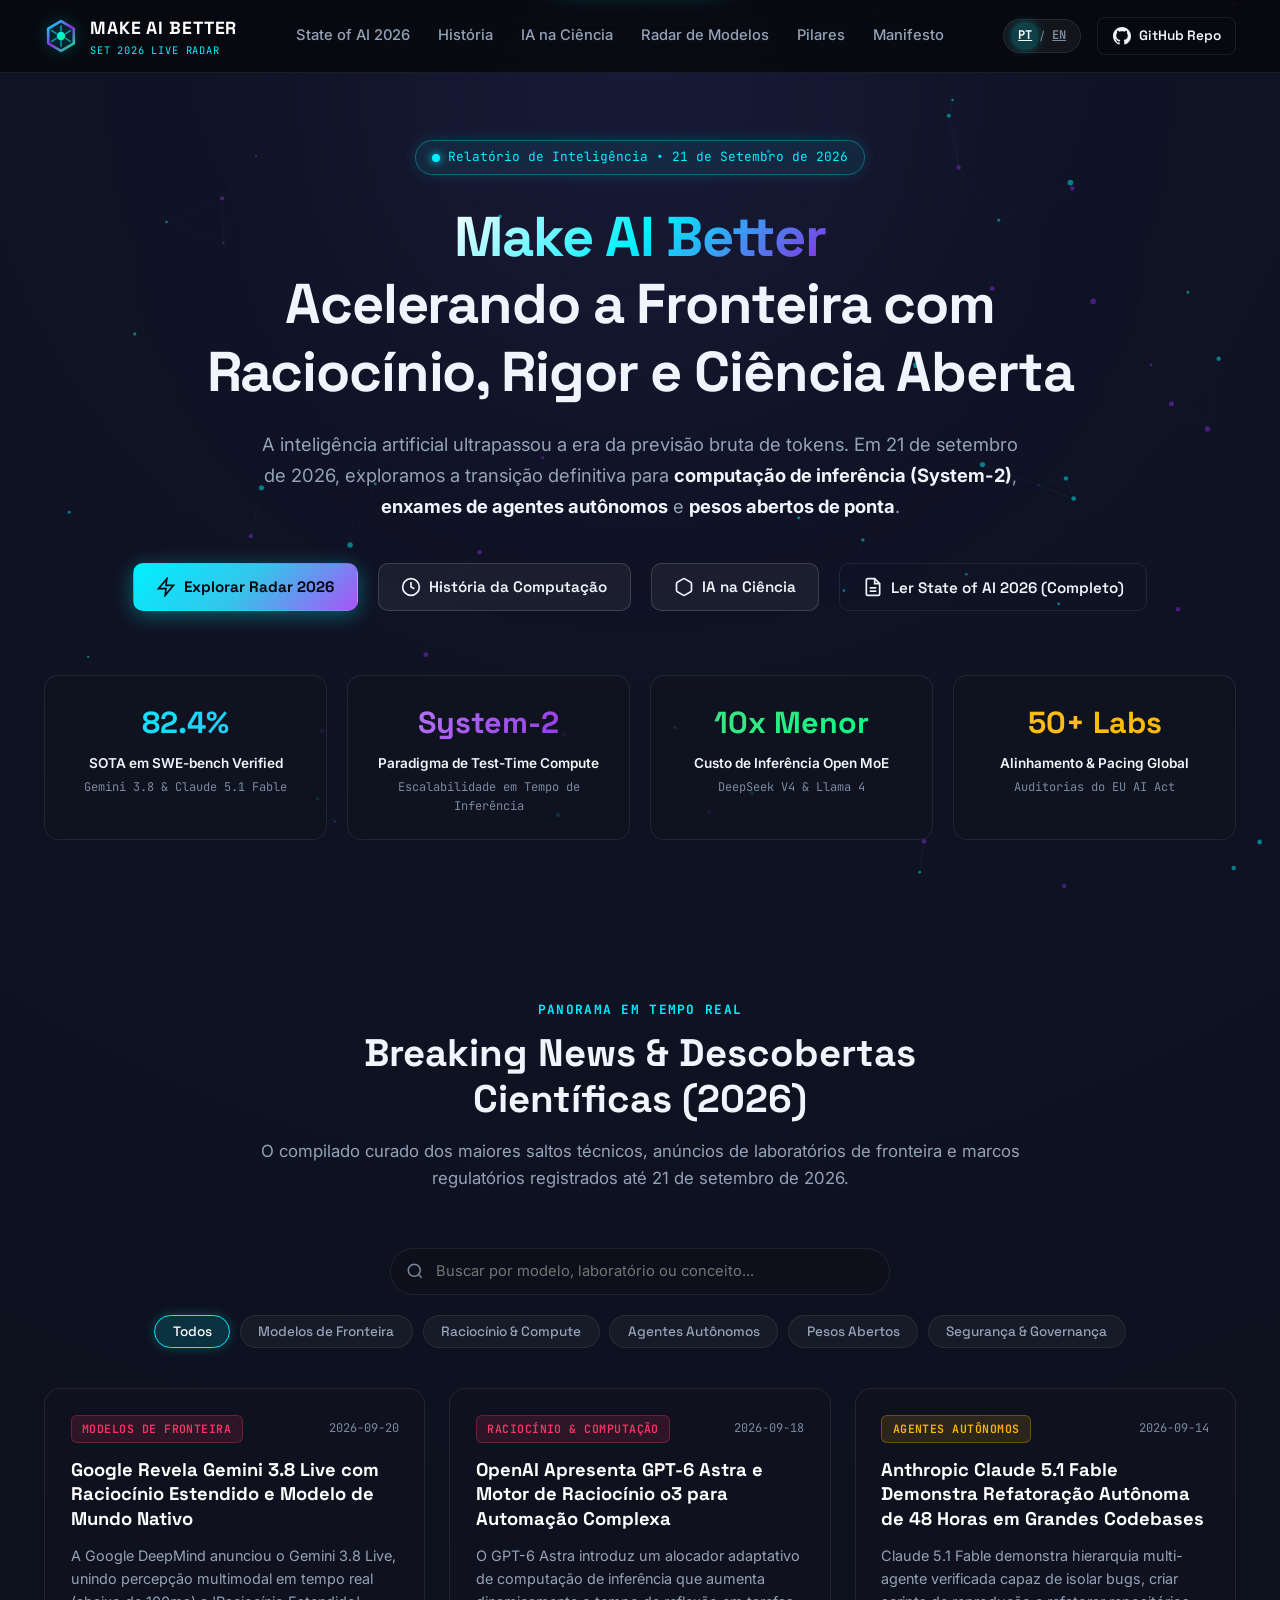
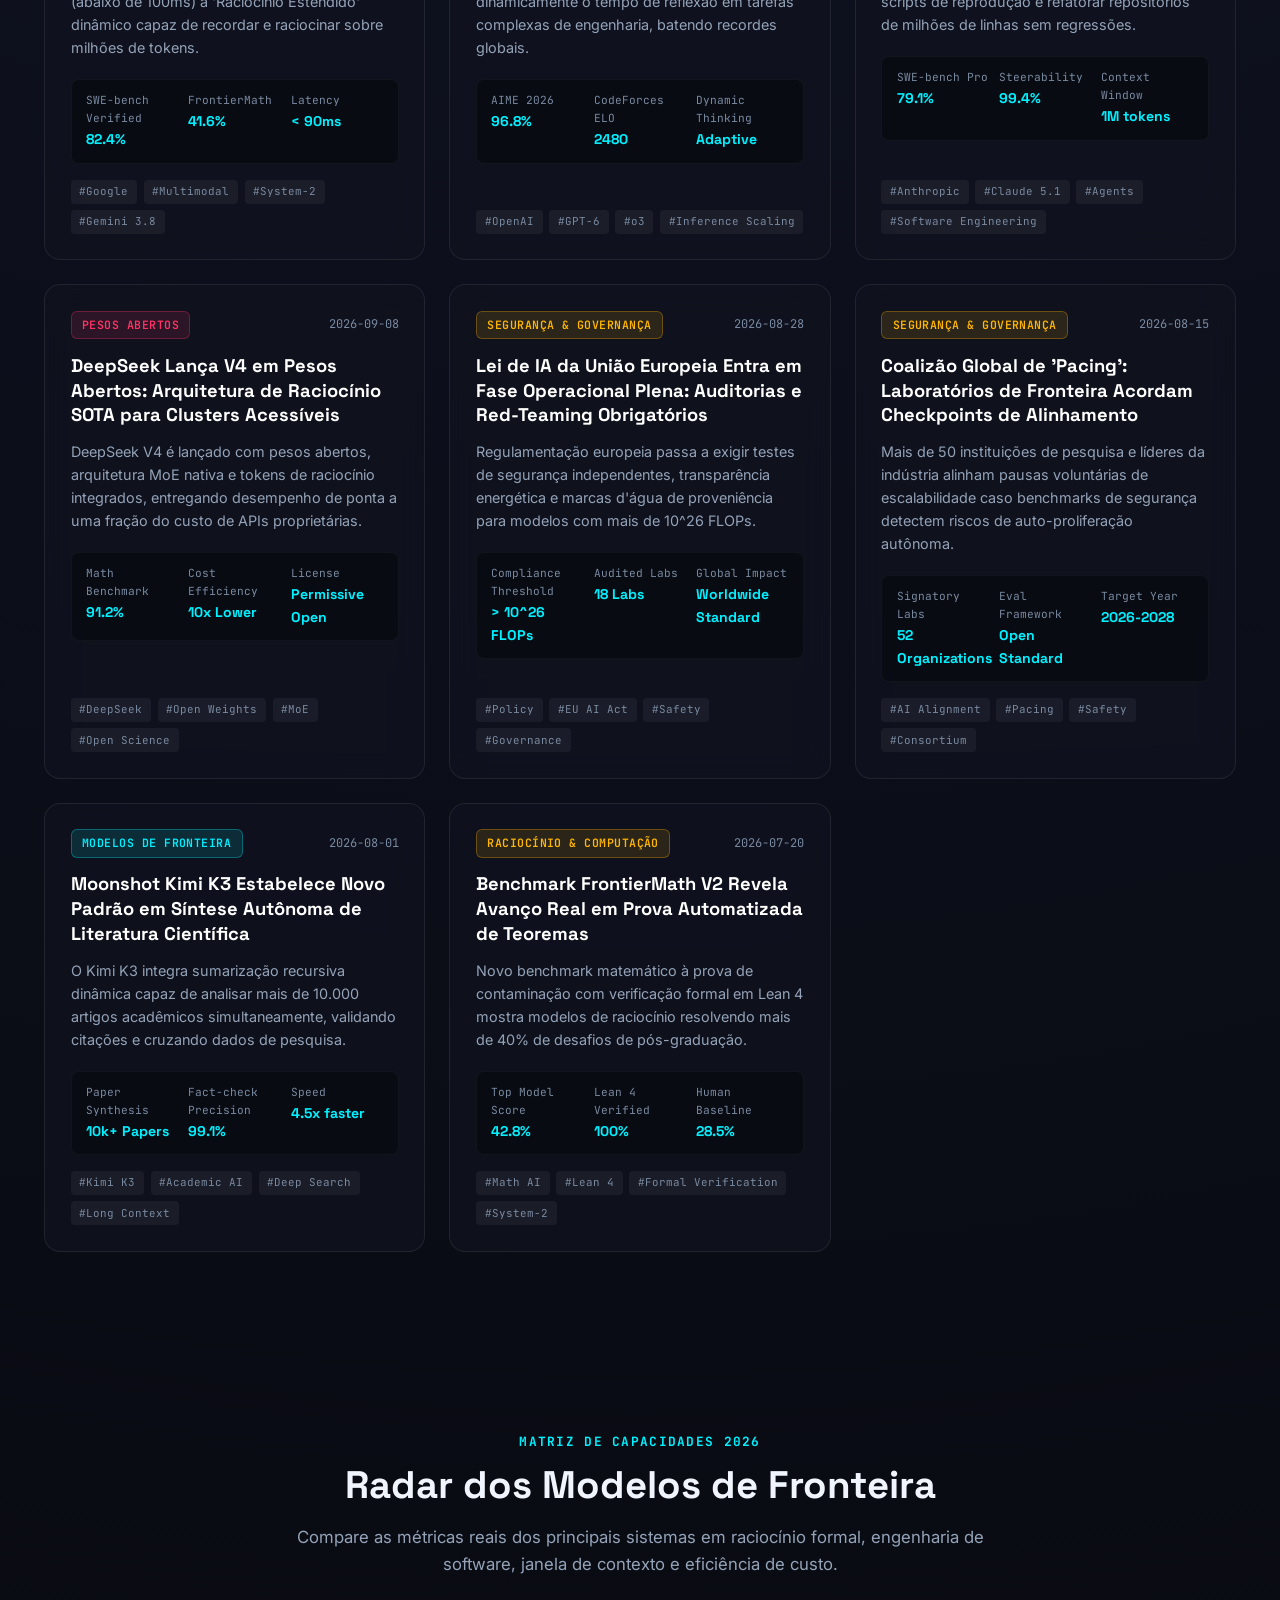
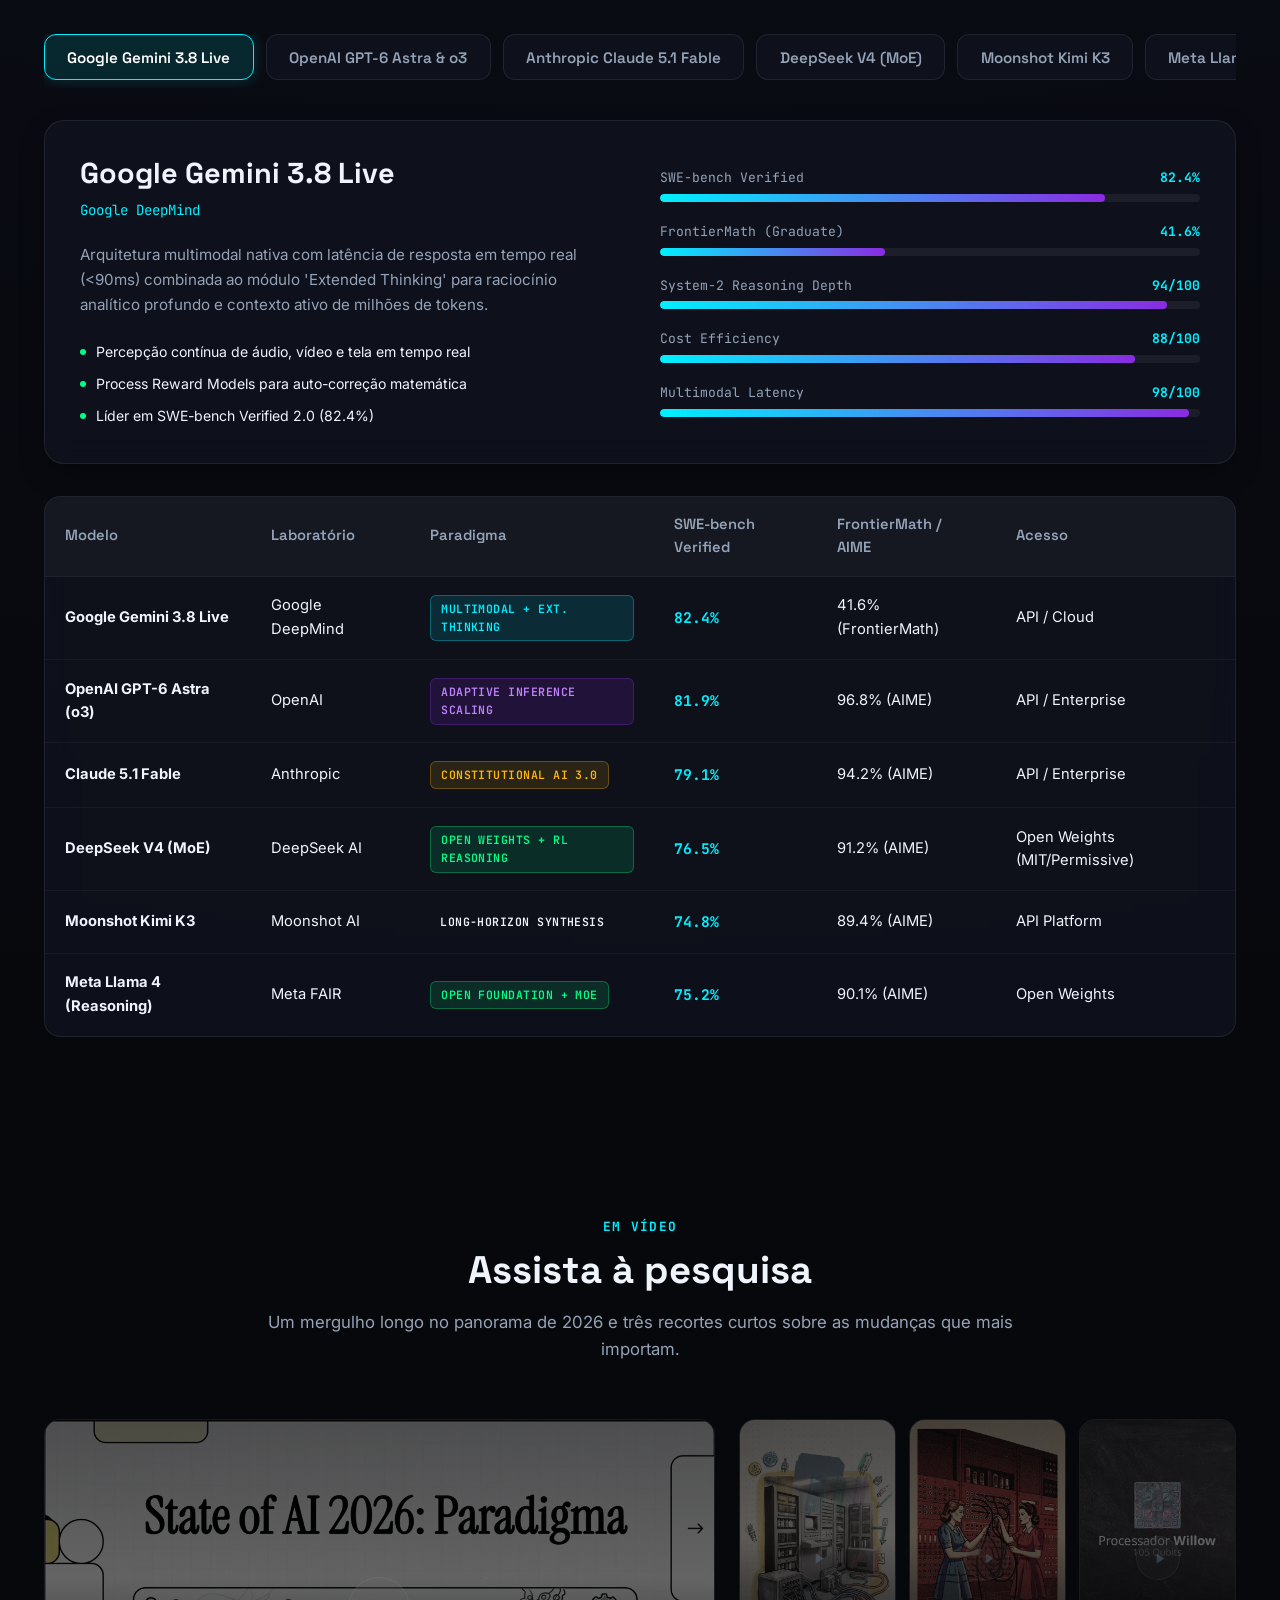
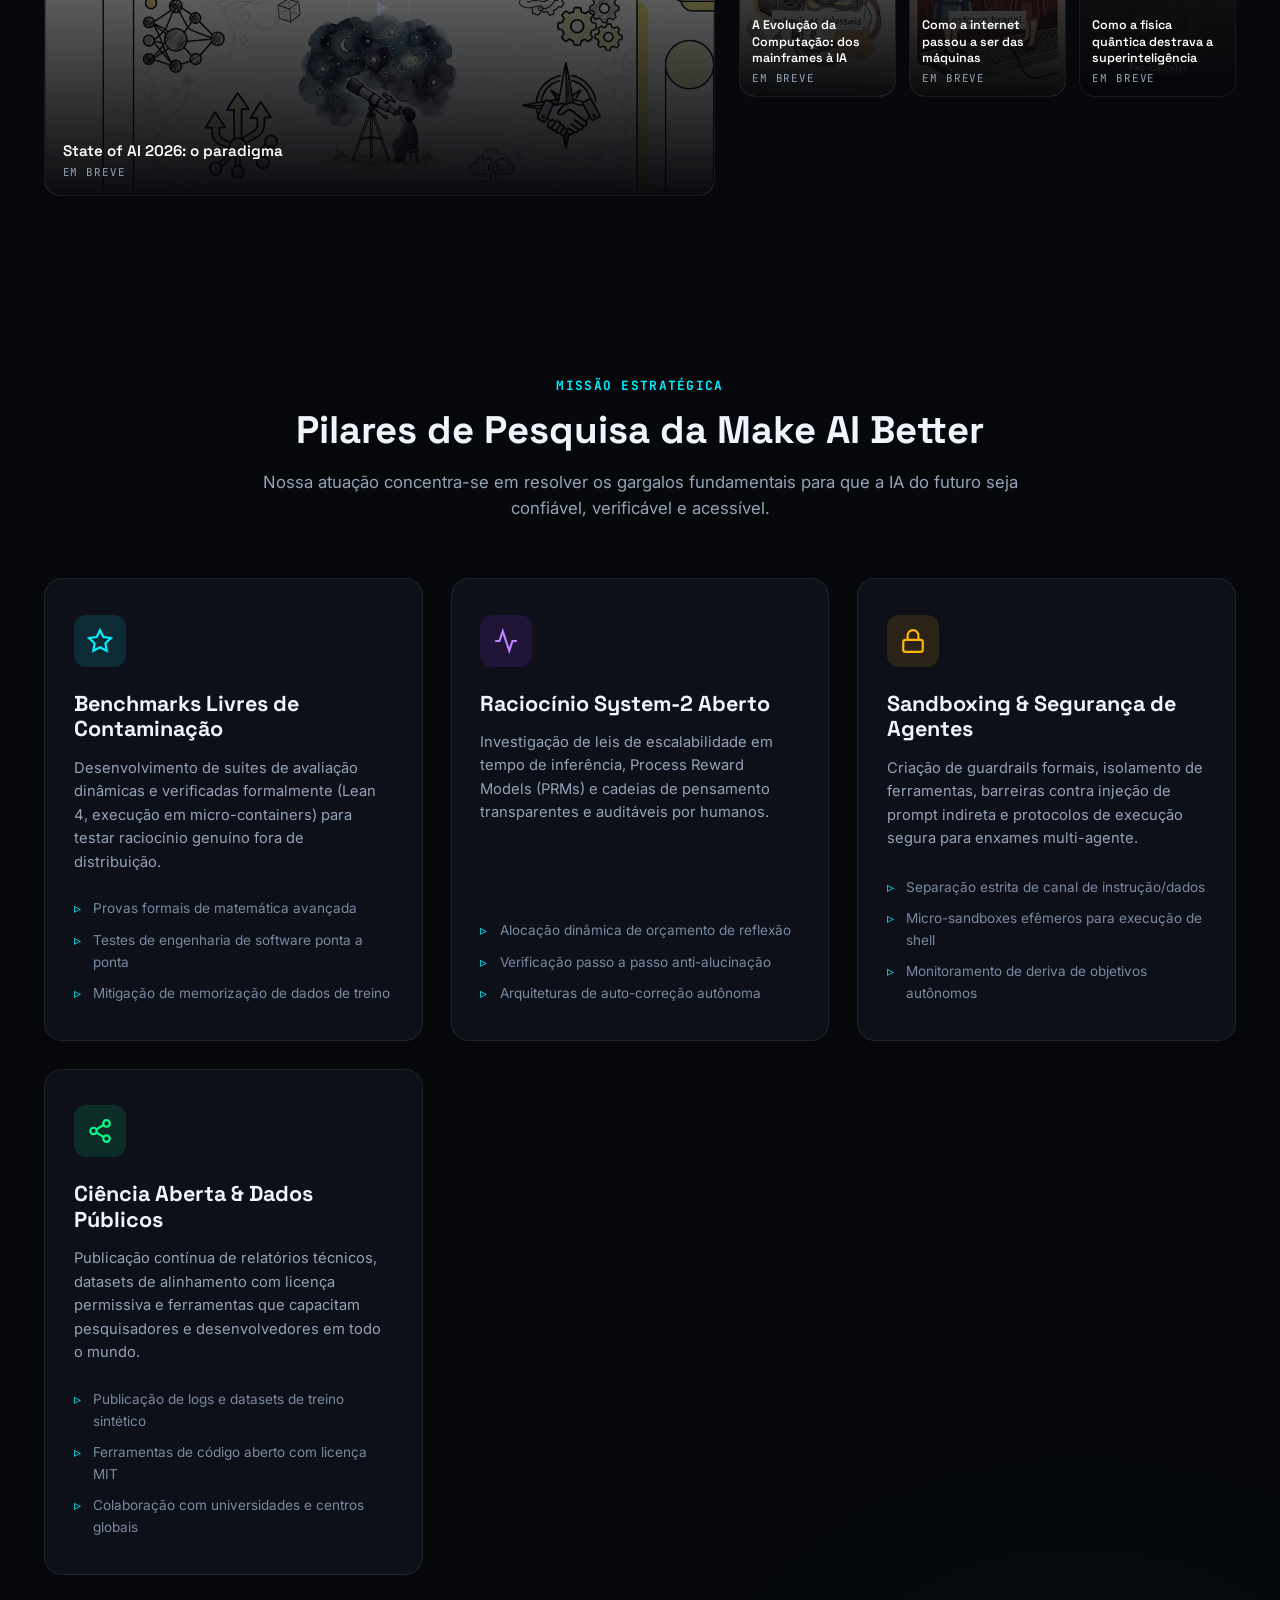
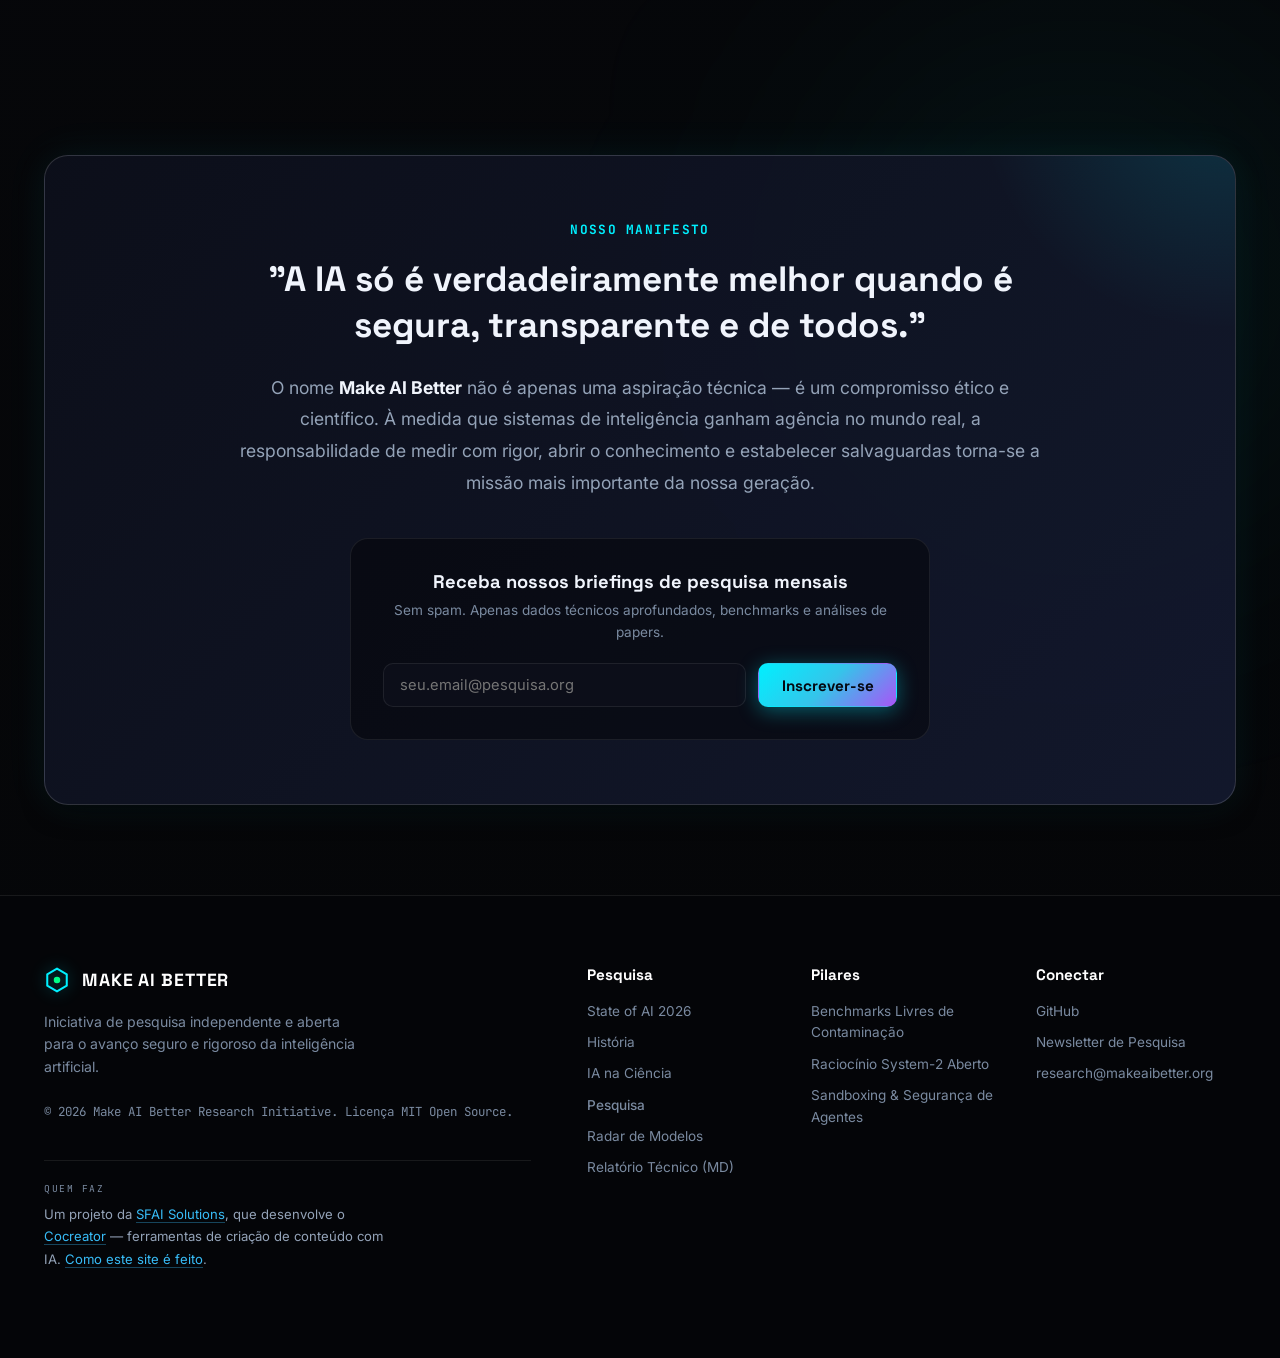
<file: index.html>
<!DOCTYPE html>
<html lang="pt-BR" data-theme="dark">
<head>
  <meta charset="UTF-8">
  <meta name="viewport" content="width=device-width, initial-scale=1.0">
  <title>Make AI Better — Pesquisa, Inteligência & State of AI 2026</title>
  <meta name="description" content="Instituto de pesquisa independente em IA: radar dos modelos de fronteira de 2026, avaliação contaminação-resistente e raciocínio inspecionável.">
  <meta name="keywords" content="Make AI Better, AI Research 2026, State of AI 2026, System-2 Reasoning, Autonomous Agents, Gemini 3.8, GPT-6, Claude 5.1, DeepSeek V4">
  
  <!-- Open Graph / Meta -->
  <meta property="og:type" content="website">
  <meta property="og:title" content="Make AI Better — State of AI 2026 & Open Research">
  <meta property="og:description" content="Panorama completo do estado da arte de IA em 21 de setembro de 2026. Breaking news, benchmarks e arquiteturas de raciocínio.">
  <link rel="canonical" href="https://makeaibetter.com/">
  <link rel="alternate" hreflang="pt-BR" href="https://makeaibetter.com/">
  <link rel="alternate" hreflang="en" href="https://makeaibetter.com/en/">
  <link rel="alternate" hreflang="x-default" href="https://makeaibetter.com/">

  <!-- Open Graph / cartão de compartilhamento -->
  <meta property="og:type" content="website">
  <meta property="og:site_name" content="Make AI Better">
  <meta property="og:title" content="Make AI Better — Panorama da IA em 2026">
  <meta property="og:description" content="Radar interativo dos modelos de fronteira, pesquisa aberta em avaliação contaminação-resistente, raciocínio inspecionável e sandboxing de agentes.">
  <meta property="og:image" content="https://makeaibetter.com/assets/og/home.webp">
  <meta property="og:image:width" content="1200">
  <meta property="og:image:height" content="630">
  <meta property="og:url" content="https://makeaibetter.com/">
  <meta name="twitter:card" content="summary_large_image">

  
  <!-- Fonts -->
  <link rel="preconnect" href="https://fonts.googleapis.com">
  <link rel="preconnect" href="https://fonts.gstatic.com" crossorigin>
  <link href="https://fonts.googleapis.com/css2?family=Inter:wght@300;400;500;600;700&family=JetBrains+Mono:wght@400;500;700&family=Space+Grotesk:wght@400;500;600;700;800&display=swap" rel="stylesheet">
  
  <link rel="stylesheet" href="styles/main.css">

  <script type="application/ld+json">
  {
    "@context": "https://schema.org",
    "@graph": [
      {
        "@type": "Organization",
        "@id": "https://makeaibetter.com/#org",
        "name": "Make AI Better",
        "url": "https://makeaibetter.com/",
        "description": "Iniciativa de pesquisa independente dedicada a avaliação contaminação-resistente, raciocínio inspecionável e sandboxing de agentes autônomos.",
        "sameAs": [
          "https://github.com/s1d40/makeaibetter"
        ]
      },
      {
        "@type": "WebSite",
        "@id": "https://makeaibetter.com/#site",
        "url": "https://makeaibetter.com/",
        "name": "Make AI Better",
        "inLanguage": [
          "pt-BR",
          "en"
        ],
        "publisher": {
          "@id": "https://makeaibetter.com/#org"
        }
      },
      {
        "@type": "WebPage",
        "@id": "https://makeaibetter.com/#webpage",
        "url": "https://makeaibetter.com/",
        "name": "Make AI Better — Panorama da IA em 2026",
        "isPartOf": {
          "@id": "https://makeaibetter.com/#site"
        },
        "about": {
          "@id": "https://makeaibetter.com/#org"
        },
        "inLanguage": "pt-BR"
      }
    ]
  }
  </script>
</head>
<body>
  <a class="skip-link" href="#hero">Ir para o conteúdo</a>

  <!-- Background Animated Canvas -->
  <canvas id="neural-canvas"></canvas>

  <!-- Ambient Glow Gradients -->
  <div class="ambient-glow glow-top"></div>
  <div class="ambient-glow glow-bottom"></div>

  <!-- Main Navigation -->
  <header class="navbar" id="navbar">
    <div class="nav-container">
      <a href="#hero" class="brand-logo" id="brand-logo">
        <div class="logo-icon">
          <svg viewBox="0 0 32 32" fill="none" xmlns="http://www.w3.org/2000/svg">
            <path d="M16 2L28 9V23L16 30L4 23V9L16 2Z" stroke="url(#logo-grad)" stroke-width="2.5" stroke-linejoin="round"/>
            <circle cx="16" cy="16" r="4" fill="url(#logo-grad-circle)"/>
            <path d="M16 6V12M16 20V26M6.5 10.5L12 14M20 18L25.5 21.5M25.5 10.5L20 14M12 18L6.5 21.5" stroke="rgba(0,240,255,0.6)" stroke-width="1.5"/>
            <defs>
              <linearGradient id="logo-grad" x1="4" y1="2" x2="28" y2="30" gradientUnits="userSpaceOnUse">
                <stop stop-color="#00f0ff"/>
                <stop offset="0.5" stop-color="#8a2be2"/>
                <stop offset="1" stop-color="#00ff88"/>
              </linearGradient>
              <linearGradient id="logo-grad-circle" x1="12" y1="12" x2="20" y2="20" gradientUnits="userSpaceOnUse">
                <stop stop-color="#00f0ff"/>
                <stop offset="1" stop-color="#00ff88"/>
              </linearGradient>
            </defs>
          </svg>
        </div>
        <div class="brand-text">
          <span class="brand-name">MAKE AI BETTER</span>
          <span class="brand-badge" id="nav-date-badge">Set 2026 Live Radar</span>
        </div>
      </a>

      <nav class="nav-links" id="nav-menu">
        <a href="#state-of-ai" class="nav-link" data-i18n="nav_state_of_ai">State of AI 2026</a>
        <a href="history.html" class="nav-link" data-i18n="nav_history">História</a>
        <a href="science.html" class="nav-link" data-i18n="nav_science">IA na Ciência</a>
        <a href="#benchmarks" class="nav-link" data-i18n="nav_benchmarks">Radar de Modelos</a>
        <a href="#pillars" class="nav-link" data-i18n="nav_pillars">Pilares</a>
        <a href="#manifesto" class="nav-link" data-i18n="nav_manifesto">Manifesto</a>
      </nav>

      <div class="nav-actions">
        <!-- Language Switcher -->
        <div class="lang-switch-container">
          <a class="lang-btn active" id="btn-lang-pt" href="/" hreflang="pt-BR" lang="pt-BR" aria-current="true">PT</a>
          <span class="lang-divider" aria-hidden="true">/</span>
          <a class="lang-btn" id="btn-lang-en" href="/en/" hreflang="en" lang="en">EN</a>
        </div>

        <a href="https://github.com/s1d40/makeaibetter" target="_blank" rel="noopener" class="btn btn-outline nav-cta" id="github-header-btn">
          <svg width="18" height="18" viewBox="0 0 24 24" fill="currentColor">
            <path d="M12 0C5.37 0 0 5.37 0 12c0 5.31 3.435 9.795 8.205 11.385.6.105.825-.255.825-.57 0-.285-.015-1.23-.015-2.235-3.015.555-3.795-.735-4.035-1.41-.135-.345-.72-1.41-1.23-1.695-.42-.225-1.02-.78-.015-.795.945-.015 1.62.87 1.845 1.23 1.08 1.815 2.805 1.305 3.495.99.105-.78.42-1.305.765-1.605-2.67-.3-5.46-1.335-5.46-5.925 0-1.305.465-2.385 1.23-3.225-.12-.3-.54-1.53.12-3.18 0 0 1.005-.315 3.3 1.23.96-.27 1.98-.405 3-.405s2.04.135 3 .405c2.295-1.56 3.3-1.23 3.3-1.23.66 1.65.24 2.88.12 3.18.765.84 1.23 1.905 1.23 3.225 0 4.605-2.805 5.625-5.475 5.925.435.375.81 1.095.81 2.22 0 1.605-.015 2.895-.015 3.3 0 .315.225.69.825.57A12.02 12.02 0 0024 12c0-6.63-5.37-12-12-12z"/>
          </svg>
          <span data-i18n="github_repo_btn">GitHub Repo</span>
        </a>
      </div>
    </div>
  </header>

  <!-- Hero Section -->
  <section class="hero-section" id="hero" tabindex="-1">
    <div class="container hero-content">
      <div class="hero-badge animate-fade-in">
        <span class="pulse-dot"></span>
        <span data-i18n="hero_status">Relatório de Inteligência • Setembro de 2026</span>
      </div>

      <h1 class="hero-title animate-fade-up">
        <span class="gradient-text">Make AI Better</span><br>
        <span data-i18n="hero_headline_sub">Acelerando a Fronteira com Raciocínio, Rigor e Ciência Aberta</span>
      </h1>

      <p class="hero-subtitle animate-fade-up delay-1" data-i18n="hero_subtitle">
        A inteligência artificial ultrapassou a era da previsão bruta de tokens. Em 21 de setembro de 2026, exploramos a transição definitiva para <strong data-i18n="hero_kw_inference">computação de inferência (System-2)</strong>, <strong data-i18n="hero_kw_swarms">enxames de agentes autônomos</strong> e <strong data-i18n="hero_kw_open">pesos abertos de ponta</strong>.
      </p>

      <div class="hero-buttons animate-fade-up delay-2">
        <a href="#state-of-ai" class="btn btn-primary glow-button" id="btn-explore-radar">
          <svg width="20" height="20" viewBox="0 0 24 24" fill="none" stroke="currentColor" stroke-width="2">
            <path d="M13 2L3 14h9l-1 8 10-12h-9l1-8z"/>
          </svg>
          <span data-i18n="btn_explore_radar">Explorar Radar 2026</span>
        </a>
        <a href="history.html" class="btn btn-secondary">
          <svg width="20" height="20" viewBox="0 0 24 24" fill="none" stroke="currentColor" stroke-width="2">
            <circle cx="12" cy="12" r="10"></circle>
            <polyline points="12 6 12 12 16 14"></polyline>
          </svg>
          <span data-i18n="btn_history">História da Computação</span>
        </a>
        <a href="science.html" class="btn btn-secondary">
          <svg width="20" height="20" viewBox="0 0 24 24" fill="none" stroke="currentColor" stroke-width="2">
            <path d="M21 16V8a2 2 0 0 0-1-1.73l-7-4a2 2 0 0 0-2 0l-7 4A2 2 0 0 0 3 8v8a2 2 0 0 0 1 1.73l7 4a2 2 0 0 0 2 0l7-4A2 2 0 0 0 21 16z"></path>
          </svg>
          <span data-i18n="btn_science">IA na Ciência</span>
        </a>
        <button class="btn btn-outline" onclick="openReportModal()" id="btn-open-report">
          <svg width="20" height="20" viewBox="0 0 24 24" fill="none" stroke="currentColor" stroke-width="2">
            <path d="M14 2H6a2 2 0 0 0-2 2v16a2 2 0 0 0 2 2h12a2 2 0 0 0 2-2V8z"></path>
            <polyline points="14 2 14 8 20 8"></polyline>
            <line x1="16" y1="13" x2="8" y2="13"></line>
            <line x1="16" y1="17" x2="8" y2="17"></line>
          </svg>
          <span data-i18n="btn_read_state_of_ai">State of AI 2026</span>
        </button>
      </div>

      <!-- Quick Stats Strip -->
      <div class="hero-stats-grid animate-fade-up delay-3">
        <div class="stat-card">
          <div class="stat-value gradient-cyan">82.4%</div>
          <div class="stat-label" data-i18n="stat_swe_bench">SOTA em SWE-bench Verified</div>
          <div class="stat-sub">Gemini 3.8 & Claude 5.1 Fable</div>
        </div>
        <div class="stat-card">
          <div class="stat-value gradient-purple">System-2</div>
          <div class="stat-label" data-i18n="stat_test_time">Paradigma de Test-Time Compute</div>
          <div class="stat-sub" data-i18n="stat_scaling_label">Escalabilidade em Tempo de Inferência</div>
        </div>
        <div class="stat-card">
          <div class="stat-value gradient-green" data-i18n="stat_cost_val">10x Menor</div>
          <div class="stat-label" data-i18n="stat_open_moe">Custo de Inferência Open MoE</div>
          <div class="stat-sub">DeepSeek V4 & Llama 4</div>
        </div>
        <div class="stat-card">
          <div class="stat-value gradient-amber" data-i18n="stat_labs_val">50+ Labs</div>
          <div class="stat-label" data-i18n="stat_coalition">Alinhamento & Pacing Global</div>
          <div class="stat-sub" data-i18n="stat_audit_label">Auditorias do EU AI Act</div>
        </div>
      </div>
    </div>
  </section>

  <!-- State of AI 2026: Breaking News & Research Feed -->
  <section class="section news-section" id="state-of-ai">
    <div class="container">
      <div class="section-header">
        <div class="section-tag" data-i18n="news_section_tag">PANORAMA EM TEMPO REAL</div>
        <h2 class="section-title" data-i18n="news_section_title">Breaking News & Descobertas Científicas (2026)</h2>
        <p class="section-subtitle" data-i18n="news_section_subtitle">
          O compilado curado dos maiores saltos técnicos, anúncios de laboratórios de fronteira e marcos regulatórios registrados até 21 de setembro de 2026.
        </p>
      </div>

      <!-- Search & Filters Toolbar -->
      <div class="feed-toolbar">
        <div class="search-box">
          <svg width="18" height="18" viewBox="0 0 24 24" fill="none" stroke="currentColor" stroke-width="2">
            <circle cx="11" cy="11" r="8"></circle>
            <line x1="21" y1="21" x2="16.65" y2="16.65"></line>
          </svg>
          <input type="text" id="news-search" placeholder="Buscar por modelo, laboratório ou conceito..." data-i18n-placeholder="search_placeholder" oninput="filterNews()">
        </div>

        <div class="category-pills" id="category-filters">
          <button class="pill-btn active" data-category="all" onclick="selectCategory('all')" data-i18n="filter_all">Todos</button>
          <button class="pill-btn" data-category="Frontier Models" onclick="selectCategory('Frontier Models')" data-i18n="filter_frontier">Modelos de Fronteira</button>
          <button class="pill-btn" data-category="Reasoning & Compute" onclick="selectCategory('Reasoning & Compute')" data-i18n="filter_reasoning">Raciocínio & Compute</button>
          <button class="pill-btn" data-category="Autonomous Agents" onclick="selectCategory('Autonomous Agents')" data-i18n="filter_agents">Agentes Autônomos</button>
          <button class="pill-btn" data-category="Open Weights" onclick="selectCategory('Open Weights')" data-i18n="filter_open_weights">Pesos Abertos</button>
          <button class="pill-btn" data-category="Safety & Governance" onclick="selectCategory('Safety & Governance')" data-i18n="filter_safety">Segurança & Governança</button>
        </div>
      </div>

      <!-- Cards Grid -->
      <div class="news-grid" id="news-grid">
        <!-- Rendered dynamically by app.js -->
      </div>
    </div>
  </section>

  <!-- Interactive Model Comparison & Benchmark Radar -->
  <section class="section benchmarks-section" id="benchmarks">
    <div class="container">
      <div class="section-header">
        <div class="section-tag" data-i18n="benchmark_section_tag">MATRIZ DE CAPACIDADES 2026</div>
        <h2 class="section-title" data-i18n="benchmark_section_title">Radar dos Modelos de Fronteira</h2>
        <p class="section-subtitle" data-i18n="benchmark_section_subtitle">
          Compare as métricas reais dos principais sistemas em raciocínio formal, engenharia de software, janela de contexto e eficiência de custo.
        </p>
      </div>

      <div class="benchmark-container">
        <!-- Model Selector Tabs -->
        <div class="model-selector-tabs" id="model-tabs">
          <!-- Populated by JS -->
        </div>

        <!-- Model Detailed Card Display -->
        <div class="model-showcase-card" id="model-showcase">
          <!-- Populated by JS -->
        </div>

        <!-- Comprehensive Comparison Matrix Table -->
        <div class="table-wrapper">
          <table class="benchmark-table" id="benchmark-comparison-table">
            <thead>
              <tr>
                <th data-i18n="th_model">Modelo</th>
                <th data-i18n="th_lab">Laboratório</th>
                <th data-i18n="th_paradigm">Paradigma</th>
                <th data-i18n="th_swe_bench">SWE-bench Verified</th>
                <th data-i18n="th_math">FrontierMath / AIME</th>
                <th data-i18n="th_access">Acesso</th>
              </tr>
            </thead>
            <tbody>
              <tr>
                <td class="model-cell"><strong>Google Gemini 3.8 Live</strong></td>
                <td>Google DeepMind</td>
                <td><span class="badge badge-cyan">Multimodal + Ext. Thinking</span></td>
                <td><span class="score-highlight">82.4%</span></td>
                <td>41.6% (FrontierMath)</td>
                <td>API / Cloud</td>
              </tr>
              <tr>
                <td class="model-cell"><strong>OpenAI GPT-6 Astra (o3)</strong></td>
                <td>OpenAI</td>
                <td><span class="badge badge-purple">Adaptive Inference Scaling</span></td>
                <td><span class="score-highlight">81.9%</span></td>
                <td>96.8% (AIME)</td>
                <td>API / Enterprise</td>
              </tr>
              <tr>
                <td class="model-cell"><strong>Claude 5.1 Fable</strong></td>
                <td>Anthropic</td>
                <td><span class="badge badge-amber">Constitutional AI 3.0</span></td>
                <td><span class="score-highlight">79.1%</span></td>
                <td>94.2% (AIME)</td>
                <td>API / Enterprise</td>
              </tr>
              <tr>
                <td class="model-cell"><strong>DeepSeek V4 (MoE)</strong></td>
                <td>DeepSeek AI</td>
                <td><span class="badge badge-green">Open Weights + RL Reasoning</span></td>
                <td><span class="score-highlight">76.5%</span></td>
                <td>91.2% (AIME)</td>
                <td>Open Weights (MIT/Permissive)</td>
              </tr>
              <tr>
                <td class="model-cell"><strong>Moonshot Kimi K3</strong></td>
                <td>Moonshot AI</td>
                <td><span class="badge badge-blue">Long-Horizon Synthesis</span></td>
                <td><span class="score-highlight">74.8%</span></td>
                <td>89.4% (AIME)</td>
                <td>API Platform</td>
              </tr>
              <tr>
                <td class="model-cell"><strong>Meta Llama 4 (Reasoning)</strong></td>
                <td>Meta FAIR</td>
                <td><span class="badge badge-green">Open Foundation + MoE</span></td>
                <td><span class="score-highlight">75.2%</span></td>
                <td>90.1% (AIME)</td>
                <td>Open Weights</td>
              </tr>
            </tbody>
          </table>
        </div>
      </div>
    </div>
  </section>

  <!-- Research Pillars Section -->
  <!-- Vídeos -->
  <section class="section video-section" id="videos">
    <div class="container">
      <div class="section-header">
        <div class="section-tag" data-i18n="video_section_tag">EM VÍDEO</div>
        <h2 class="section-title" data-i18n="video_section_title">Assista à pesquisa</h2>
        <p class="section-subtitle" data-i18n="video_section_subtitle">
          Um mergulho longo no panorama de 2026 e três recortes curtos sobre as mudanças que mais importam.
        </p>
      </div>

      <div class="video-layout">
        <div class="video-feature">
          <div class="yt-embed" data-video="state-of-ai"></div>
        </div>
        <div class="video-shorts">
          <div class="yt-embed" data-video="evolucao"></div>
          <div class="yt-embed" data-video="internet-maquinas"></div>
          <div class="yt-embed" data-video="quantica"></div>
        </div>
      </div>
    </div>
  </section>

  <section class="section pillars-section" id="pillars">
    <div class="container">
      <div class="section-header">
        <div class="section-tag" data-i18n="pillars_section_tag">MISSÃO ESTRATÉGICA</div>
        <h2 class="section-title" data-i18n="pillars_section_title">Pilares de Pesquisa da Make AI Better</h2>
        <p class="section-subtitle" data-i18n="pillars_section_subtitle">
          Nossa atuação concentra-se em resolver os gargalos fundamentais para que a IA do futuro seja confiável, verificável e acessível.
        </p>
      </div>

      <div class="pillars-grid">
        <!-- Pillar 1 -->
        <div class="pillar-card">
          <div class="pillar-icon-box icon-cyan">
            <svg viewBox="0 0 24 24" fill="none" stroke="currentColor" stroke-width="2">
              <polygon points="12 2 15.09 8.26 22 9.27 17 14.14 18.18 21.02 12 17.77 5.82 21.02 7 14.14 2 9.27 8.91 8.26 12 2"></polygon>
            </svg>
          </div>
          <h3 class="pillar-title" data-i18n="pillar_1_title">Benchmarks Livres de Contaminação</h3>
          <p class="pillar-desc" data-i18n="pillar_1_desc">
            Desenvolvimento de suites de avaliação dinâmicas e verificadas formalmente (Lean 4, execução em micro-containers) para testar raciocínio genuíno fora de distribuição.
          </p>
          <ul class="pillar-list">
            <li data-i18n="pillar_1_item1">Provas formais de matemática avançada</li>
            <li data-i18n="pillar_1_item2">Testes de engenharia de software ponta a ponta</li>
            <li data-i18n="pillar_1_item3">Mitigação de memorização de dados de treino</li>
          </ul>
        </div>

        <!-- Pillar 2 -->
        <div class="pillar-card">
          <div class="pillar-icon-box icon-purple">
            <svg viewBox="0 0 24 24" fill="none" stroke="currentColor" stroke-width="2">
              <path d="M22 12h-4l-3 9L9 3l-3 9H2"></path>
            </svg>
          </div>
          <h3 class="pillar-title" data-i18n="pillar_2_title">Raciocínio System-2 Aberto</h3>
          <p class="pillar-desc" data-i18n="pillar_2_desc">
            Investigação de leis de escalabilidade em tempo de inferência, Process Reward Models (PRMs) e cadeias de pensamento transparentes e auditáveis por humanos.
          </p>
          <ul class="pillar-list">
            <li data-i18n="pillar_2_item1">Alocação dinâmica de orçamento de reflexão</li>
            <li data-i18n="pillar_2_item2">Verificação passo a passo anti-alucinação</li>
            <li data-i18n="pillar_2_item3">Arquiteturas de auto-correção autônoma</li>
          </ul>
        </div>

        <!-- Pillar 3 -->
        <div class="pillar-card">
          <div class="pillar-icon-box icon-amber">
            <svg viewBox="0 0 24 24" fill="none" stroke="currentColor" stroke-width="2">
              <rect x="3" y="11" width="18" height="11" rx="2" ry="2"></rect>
              <path d="M7 11V7a5 5 0 0 1 10 0v4"></path>
            </svg>
          </div>
          <h3 class="pillar-title" data-i18n="pillar_3_title">Sandboxing & Segurança de Agentes</h3>
          <p class="pillar-desc" data-i18n="pillar_3_desc">
            Criação de guardrails formais, isolamento de ferramentas, barreiras contra injeção de prompt indireta e protocolos de execução segura para enxames multi-agente.
          </p>
          <ul class="pillar-list">
            <li data-i18n="pillar_3_item1">Separação estrita de canal de instrução/dados</li>
            <li data-i18n="pillar_3_item2">Micro-sandboxes efêmeros para execução de shell</li>
            <li data-i18n="pillar_3_item3">Monitoramento de deriva de objetivos autônomos</li>
          </ul>
        </div>

        <!-- Pillar 4 -->
        <div class="pillar-card">
          <div class="pillar-icon-box icon-green">
            <svg viewBox="0 0 24 24" fill="none" stroke="currentColor" stroke-width="2">
              <circle cx="18" cy="5" r="3"></circle>
              <circle cx="6" cy="12" r="3"></circle>
              <circle cx="18" cy="19" r="3"></circle>
              <line x1="8.59" y1="13.51" x2="15.42" y2="17.49"></line>
              <line x1="15.41" y1="6.51" x2="8.59" y2="10.49"></line>
            </svg>
          </div>
          <h3 class="pillar-title" data-i18n="pillar_4_title">Ciência Aberta & Dados Públicos</h3>
          <p class="pillar-desc" data-i18n="pillar_4_desc">
            Publicação contínua de relatórios técnicos, datasets de alinhamento com licença permissiva e ferramentas que capacitam pesquisadores e desenvolvedores em todo o mundo.
          </p>
          <ul class="pillar-list">
            <li data-i18n="pillar_4_item1">Publicação de logs e datasets de treino sintético</li>
            <li data-i18n="pillar_4_item2">Ferramentas de código aberto com licença MIT</li>
            <li data-i18n="pillar_4_item3">Colaboração com universidades e centros globais</li>
          </ul>
        </div>
      </div>
    </div>
  </section>

  <!-- Manifesto Section -->
  <section class="section manifesto-section" id="manifesto">
    <div class="container">
      <div class="manifesto-box">
        <div class="manifesto-decor"></div>
        <div class="manifesto-content">
          <div class="section-tag text-center" data-i18n="manifesto_tag">NOSSO MANIFESTO</div>
          <h2 class="manifesto-title" data-i18n="manifesto_title">"A IA só é verdadeiramente melhor quando é segura, transparente e de todos."</h2>
          <p class="manifesto-text" data-i18n="manifesto_text">
            O nome <strong>Make AI Better</strong> não é apenas uma aspiração técnica — é um compromisso ético e científico. À medida que sistemas de inteligência ganham agência no mundo real, a responsabilidade de medir com rigor, abrir o conhecimento e estabelecer salvaguardas torna-se a missão mais importante da nossa geração.
          </p>

          <div class="manifesto-cta-box">
            <div class="newsletter-form-wrapper">
              <h4 data-i18n="newsletter_title">Receba nossos briefings de pesquisa mensais</h4>
              <p class="newsletter-sub" data-i18n="newsletter_sub">Sem spam. Apenas dados técnicos aprofundados, benchmarks e análises de papers.</p>
              <form class="newsletter-form" id="newsletter-form" onsubmit="handleSubscribe(event)">
                <input type="email" id="subscriber-email" required placeholder="seu.email@pesquisa.org" data-i18n-placeholder="newsletter_placeholder">
                <button type="submit" class="btn btn-primary" id="btn-subscribe" data-i18n="newsletter_btn">Inscrever-se</button>
              </form>
              <div class="form-feedback" id="form-feedback"></div>
            </div>
          </div>
        </div>
      </div>
    </div>
  </section>

  <!-- Footer -->
  <footer class="footer">
    <div class="container footer-content">
      <div class="footer-brand">
        <div class="brand-logo">
          <div class="logo-icon small">
            <svg viewBox="0 0 32 32" fill="none" xmlns="http://www.w3.org/2000/svg">
              <path d="M16 2L28 9V23L16 30L4 23V9L16 2Z" stroke="#00f0ff" stroke-width="2.5" stroke-linejoin="round"/>
              <circle cx="16" cy="16" r="4" fill="#00ff88"/>
            </svg>
          </div>
          <span class="brand-name">MAKE AI BETTER</span>
        </div>
        <p class="footer-desc" data-i18n="footer_desc">
          Iniciativa de pesquisa independente e aberta para o avanço seguro e rigoroso da inteligência artificial.
        </p>
        <div class="footer-copy" data-i18n="footer_rights">
          &copy; 2026 Make AI Better Research Initiative. Licença MIT Open Source.
        </div>
        <div class="maker-note">
          <p class="maker-label" data-i18n="maker_label">QUEM FAZ</p>
          <p class="maker-text" data-i18n="maker_text">
            Um projeto da <a href="https://sfaisolutions.com" target="_blank" rel="noopener">SFAI Solutions</a>,
            que desenvolve o <a href="https://app.sfaisolutions.com" target="_blank" rel="noopener">Cocreator</a> —
            ferramentas de criação de conteúdo com IA.
            <a href="/research/como-e-feito.html">Como este site é feito</a>.
          </p>
        </div>
      </div>

      <div class="footer-links-grid">
        <div class="footer-col">
          <h5 data-i18n="footer_col_research">Pesquisa & História</h5>
          <a href="#state-of-ai" data-i18n="nav_state_of_ai">State of AI 2026</a>
          <a href="history.html" data-i18n="nav_history">História da Computação</a>
          <a href="science.html" data-i18n="nav_science">IA na Ciência</a>
          <a href="/research/" class="nav-link" data-i18n="nav_research">Pesquisa</a>
          <a href="#benchmarks" data-i18n="nav_benchmarks">Radar de Modelos</a>
          <a href="#" onclick="openReportModal(); return false;" data-i18n="footer_whitepaper">Relatório Técnico (MD)</a>
        </div>
        <div class="footer-col">
          <h5 data-i18n="footer_col_pillars">Pilares</h5>
          <a href="#pillars" data-i18n="pillar_1_title">Benchmarks</a>
          <a href="#pillars" data-i18n="pillar_2_title">System-2 Reasoning</a>
          <a href="#pillars" data-i18n="pillar_3_title">Sandboxing & Segurança</a>
        </div>
        <div class="footer-col">
          <h5 data-i18n="footer_col_connect">Conectar</h5>
          <a href="https://github.com/s1d40/makeaibetter" target="_blank" rel="noopener">GitHub</a>
          <a href="#manifesto" data-i18n="footer_newsletter">Newsletter de Pesquisa</a>
          <a href="mailto:research@makeaibetter.org">research@makeaibetter.org</a>
        </div>
      </div>
    </div>
  </footer>

  <!-- State of AI 2026 Full Report Reader Modal -->
  <div class="modal-backdrop" id="report-modal" onclick="closeReportModalOnBackdrop(event)">
    <div class="modal-dialog">
      <div class="modal-header">
        <div class="modal-title-box">
          <span class="badge badge-cyan" data-i18n="modal_badge">Relatório Oficial de Pesquisa</span>
          <h3 id="modal-title">State of AI 2026: The Paradigm Shift</h3>
          <p class="modal-meta" id="modal-meta" data-i18n="manifesto_byline">Publicado em 21 de Setembro de 2026 • Make AI Better Research Team</p>
        </div>
        <button class="modal-close-btn" onclick="closeReportModal()" aria-label="Fechar modal">&times;</button>
      </div>
      <div class="modal-body" id="modal-report-content">
        <!-- Rendered by JS from state_of_ai_2026.md structure -->
      </div>
      <div class="modal-footer">
        <button class="btn btn-outline" onclick="copyReportLink()" id="btn-copy-link">
          <svg width="16" height="16" viewBox="0 0 24 24" fill="none" stroke="currentColor" stroke-width="2">
            <rect x="9" y="9" width="13" height="13" rx="2" ry="2"></rect>
            <path d="M5 15H4a2 2 0 0 1-2-2V4a2 2 0 0 1 2-2h9a2 2 0 0 1 2 2v1"></path>
          </svg>
          <span data-i18n="btn_copy_markdown">Copiar Markdown</span>
        </button>
        <button class="btn btn-primary" onclick="closeReportModal()" data-i18n="btn_close_modal">Fechar Leitor</button>
      </div>
    </div>
  </div>

  <script src="scripts/app.js"></script>
  <script type="module" src="scripts/videos-boot.js"></script>
</body>
</html>
</file>
<file: styles/main.css>
/* ==========================================================================
   MAKE AI BETTER — Design System & Stylesheet (2026 Modern Aesthetic)
   ========================================================================== */

html {
  overflow-x: clip;
}

:root {
  /* Color Palette: Deep Space & Cyber Research */
  --bg-primary: #07080c;
  --bg-secondary: #0d0f18;
  --bg-card: rgba(16, 19, 31, 0.75);
  --bg-card-hover: rgba(23, 28, 48, 0.85);
  --bg-input: rgba(13, 16, 27, 0.85);
  --bg-glass: rgba(255, 255, 255, 0.03);
  
  /* Borders & Dividers */
  --border-subtle: rgba(255, 255, 255, 0.08);
  --border-light: rgba(255, 255, 255, 0.15);
  --border-glow-cyan: rgba(0, 240, 255, 0.3);
  --border-glow-purple: rgba(138, 43, 226, 0.3);

  /* Accents */
  --accent-cyan: #00f0ff;
  --accent-cyan-glow: rgba(0, 240, 255, 0.4);
  --accent-purple: #8a2be2;
  --accent-purple-glow: rgba(138, 43, 226, 0.4);
  --accent-green: #00ff88;
  --accent-green-glow: rgba(0, 255, 136, 0.35);
  --accent-amber: #ffb703;
  --accent-red: #ff3366;

  /* Typography */
  --font-heading: 'Space Grotesk', -apple-system, BlinkMacSystemFont, sans-serif;
  --font-body: 'Inter', -apple-system, BlinkMacSystemFont, sans-serif;
  --font-mono: 'JetBrains Mono', monospace;

  /* Text Colors */
  --text-primary: #f0f4fc;
  --text-secondary: #94a3b8;
  --text-muted: #7a8aa0;
  --text-link: #38bdf8;

  /* Transitions & Shadows */
  --transition-fast: 0.18s cubic-bezier(0.4, 0, 0.2, 1);
  --transition-smooth: 0.32s cubic-bezier(0.16, 1, 0.3, 1);
  --shadow-card: 0 10px 30px -10px rgba(0, 0, 0, 0.6);
  --shadow-glow-cyan: 0 0 25px rgba(0, 240, 255, 0.25);
  --shadow-glow-purple: 0 0 25px rgba(138, 43, 226, 0.25);
}

/* Base Resets */
*, *::before, *::after {
  box-sizing: border-box;
  margin: 0;
  padding: 0;
}

html {
  scroll-behavior: smooth;
  font-size: 16px;
  background-color: var(--bg-primary);
  color: var(--text-primary);
  font-family: var(--font-body);
  line-height: 1.6;
  -webkit-font-smoothing: antialiased;
}

body {
  position: relative;
  min-height: 100vh;
  /* `hidden` só no body não basta: o excesso migra para o <html> e a página
     continua rolando de lado. Os orbes decorativos de 600px ficam deliberadamente
     fora da viewport, então a contenção precisa existir na raiz também.
     `clip` em vez de `hidden` para não criar contexto de rolagem — `position:
     sticky` dentro da página continua funcionando. */
  overflow-x: clip;
  background: radial-gradient(circle at 50% 0%, #111528 0%, #07080c 55%, #050608 100%);
}

/* Background Canvas */
#neural-canvas {
  position: fixed;
  top: 0;
  left: 0;
  width: 100%;
  height: 100%;
  z-index: 0;
  pointer-events: none;
  opacity: 0.6;
}

/* Ambient Glow Orbs */
.ambient-glow {
  position: absolute;
  width: 600px;
  height: 600px;
  border-radius: 50%;
  filter: blur(140px);
  pointer-events: none;
  z-index: 0;
}
.glow-top {
  top: -200px;
  left: 50%;
  transform: translateX(-50%);
  background: radial-gradient(circle, rgba(0, 240, 255, 0.15), rgba(138, 43, 226, 0.12), transparent 70%);
}
.glow-bottom {
  bottom: 10%;
  right: -100px;
  background: radial-gradient(circle, rgba(0, 255, 136, 0.1), rgba(0, 240, 255, 0.08), transparent 70%);
}

/* Container */
.container {
  width: 100%;
  max-width: 1240px;
  margin: 0 auto;
  padding: 0 1.5rem;
  position: relative;
  z-index: 1;
}

/* Typography Helpers */
h1, h2, h3, h4, h5, h6 {
  font-family: var(--font-heading);
  color: var(--text-primary);
  font-weight: 700;
  line-height: 1.2;
}

.gradient-text {
  background: linear-gradient(135deg, #ffffff 0%, #00f0ff 50%, #8a2be2 100%);
  -webkit-background-clip: text;
  -webkit-text-fill-color: transparent;
  display: inline-block;
}

.gradient-cyan {
  background: linear-gradient(135deg, #00f0ff 0%, #38bdf8 100%);
  -webkit-background-clip: text;
  -webkit-text-fill-color: transparent;
}
.gradient-purple {
  background: linear-gradient(135deg, #c084fc 0%, #8a2be2 100%);
  -webkit-background-clip: text;
  -webkit-text-fill-color: transparent;
}
.gradient-green {
  background: linear-gradient(135deg, #4ade80 0%, #00ff88 100%);
  -webkit-background-clip: text;
  -webkit-text-fill-color: transparent;
}
.gradient-amber {
  background: linear-gradient(135deg, #fbbf24 0%, #ffb703 100%);
  -webkit-background-clip: text;
  -webkit-text-fill-color: transparent;
}

/* Header & Navbar */
.navbar {
  position: fixed;
  top: 0;
  left: 0;
  width: 100%;
  z-index: 100;
  background: rgba(7, 8, 12, 0.82);
  backdrop-filter: blur(16px);
  -webkit-backdrop-filter: blur(16px);
  border-bottom: 1px solid var(--border-subtle);
  transition: all var(--transition-smooth);
}

.nav-container {
  max-width: 1240px;
  margin: 0 auto;
  padding: 0.85rem 1.5rem;
  display: flex;
  align-items: center;
  justify-content: space-between;
}

.brand-logo {
  display: flex;
  align-items: center;
  gap: 0.75rem;
  text-decoration: none;
}
.logo-icon {
  width: 34px;
  height: 34px;
  display: flex;
  align-items: center;
  justify-content: center;
  filter: drop-shadow(0 0 8px rgba(0, 240, 255, 0.4));
}
.logo-icon.small {
  width: 26px;
  height: 26px;
}
.brand-text {
  display: flex;
  flex-direction: column;
}
.brand-name {
  font-family: var(--font-heading);
  font-weight: 800;
  font-size: 1.1rem;
  letter-spacing: 0.05em;
  color: #ffffff;
}
.brand-badge {
  font-family: var(--font-mono);
  font-size: 0.65rem;
  color: var(--accent-cyan);
  text-transform: uppercase;
  letter-spacing: 0.08em;
}

.nav-links {
  display: flex;
  align-items: center;
  gap: 1.75rem;
}
.nav-link {
  color: var(--text-secondary);
  text-decoration: none;
  font-size: 0.92rem;
  font-weight: 500;
  transition: color var(--transition-fast);
  position: relative;
}
.nav-link:hover {
  color: var(--accent-cyan);
}
.nav-link::after {
  content: '';
  position: absolute;
  bottom: -4px;
  left: 0;
  width: 0;
  height: 2px;
  background: var(--accent-cyan);
  transition: width var(--transition-fast);
}
.nav-link:hover::after {
  width: 100%;
}

.nav-actions {
  display: flex;
  align-items: center;
  gap: 1rem;
}

/* Language Switcher */
.lang-switch-container {
  display: flex;
  align-items: center;
  background: rgba(255, 255, 255, 0.05);
  border: 1px solid var(--border-subtle);
  border-radius: 20px;
  padding: 2px 8px;
}
.lang-btn {
  background: none;
  border: none;
  color: var(--text-muted);
  font-family: var(--font-mono);
  font-size: 0.75rem;
  font-weight: 700;
  cursor: pointer;
  padding: 4px 6px;
  border-radius: 12px;
  transition: all var(--transition-fast);
}
.lang-btn.active {
  color: #ffffff;
  background: rgba(0, 240, 255, 0.2);
  box-shadow: 0 0 10px rgba(0, 240, 255, 0.3);
}
.lang-divider {
  color: var(--text-muted);
  font-size: 0.75rem;
  margin: 0 2px;
}

/* Buttons */
.btn {
  display: inline-flex;
  align-items: center;
  justify-content: center;
  gap: 0.5rem;
  padding: 0.7rem 1.4rem;
  border-radius: 10px;
  font-family: var(--font-heading);
  font-weight: 600;
  font-size: 0.95rem;
  text-decoration: none;
  cursor: pointer;
  transition: all var(--transition-smooth);
  border: 1px solid transparent;
}
.btn-primary {
  background: linear-gradient(135deg, #00f0ff 0%, #35c4ea 50%, #a855f7 100%);
  color: #050811;
  font-weight: 700;
  box-shadow: 0 4px 20px rgba(0, 240, 255, 0.35);
}
.btn-primary:hover {
  transform: translateY(-2px);
  box-shadow: 0 6px 28px rgba(0, 240, 255, 0.5);
  color: #000;
}
.btn-secondary {
  background: rgba(255, 255, 255, 0.05);
  color: var(--text-primary);
  border: 1px solid var(--border-light);
  backdrop-filter: blur(10px);
}
.btn-secondary:hover {
  background: rgba(255, 255, 255, 0.1);
  border-color: var(--accent-cyan);
  color: var(--accent-cyan);
  transform: translateY(-2px);
}
.btn-outline {
  background: transparent;
  color: var(--text-primary);
  border: 1px solid var(--border-subtle);
}
.btn-outline:hover {
  border-color: var(--border-light);
  background: rgba(255, 255, 255, 0.04);
}
.nav-cta {
  padding: 0.45rem 0.9rem;
  font-size: 0.85rem;
  border-radius: 8px;
}

/* Badges */
.badge {
  display: inline-flex;
  align-items: center;
  gap: 0.35rem;
  padding: 0.25rem 0.65rem;
  border-radius: 6px;
  font-family: var(--font-mono);
  font-size: 0.72rem;
  font-weight: 600;
  text-transform: uppercase;
  letter-spacing: 0.04em;
}
.badge-cyan {
  background: rgba(0, 240, 255, 0.12);
  color: var(--accent-cyan);
  border: 1px solid rgba(0, 240, 255, 0.3);
}
.badge-purple {
  background: rgba(138, 43, 226, 0.15);
  color: #c084fc;
  border: 1px solid rgba(138, 43, 226, 0.3);
}
.badge-green {
  background: rgba(0, 255, 136, 0.12);
  color: var(--accent-green);
  border: 1px solid rgba(0, 255, 136, 0.3);
}
.badge-amber {
  background: rgba(255, 183, 3, 0.12);
  color: var(--accent-amber);
  border: 1px solid rgba(255, 183, 3, 0.3);
}
.badge-red {
  background: rgba(255, 51, 102, 0.12);
  color: var(--accent-red);
  border: 1px solid rgba(255, 51, 102, 0.3);
}

/* Hero Section */
.hero-section {
  padding-top: 140px;
  padding-bottom: 70px;
  text-align: center;
  position: relative;
  z-index: 1;
}
.hero-content {
  display: flex;
  flex-direction: column;
  align-items: center;
}
.hero-badge {
  display: inline-flex;
  align-items: center;
  gap: 0.5rem;
  background: rgba(0, 240, 255, 0.08);
  border: 1px solid var(--border-glow-cyan);
  padding: 0.4rem 1rem;
  border-radius: 30px;
  font-family: var(--font-mono);
  font-size: 0.8rem;
  color: var(--accent-cyan);
  margin-bottom: 1.75rem;
  box-shadow: 0 0 15px rgba(0, 240, 255, 0.15);
}
.pulse-dot {
  width: 8px;
  height: 8px;
  border-radius: 50%;
  background: var(--accent-cyan);
  box-shadow: 0 0 8px var(--accent-cyan);
  animation: pulse 2s infinite;
}
@keyframes pulse {
  0% { transform: scale(0.95); box-shadow: 0 0 0 0 rgba(0, 240, 255, 0.7); }
  70% { transform: scale(1.1); box-shadow: 0 0 0 8px rgba(0, 240, 255, 0); }
  100% { transform: scale(0.95); box-shadow: 0 0 0 0 rgba(0, 240, 255, 0); }
}

.hero-title {
  font-size: 3.5rem;
  letter-spacing: -0.02em;
  margin-bottom: 1.5rem;
  max-width: 950px;
}
.hero-subtitle {
  font-size: 1.15rem;
  color: var(--text-secondary);
  max-width: 780px;
  margin-bottom: 2.5rem;
  line-height: 1.7;
}
.hero-subtitle strong {
  color: var(--text-primary);
}
.hero-buttons {
  display: flex;
  gap: 1.25rem;
  margin-bottom: 4rem;
  flex-wrap: wrap;
  justify-content: center;
}

/* Stats Grid */
.hero-stats-grid {
  display: grid;
  grid-template-columns: repeat(4, 1fr);
  gap: 1.25rem;
  width: 100%;
}
.stat-card {
  background: var(--bg-card);
  backdrop-filter: blur(14px);
  -webkit-backdrop-filter: blur(14px);
  border: 1px solid var(--border-subtle);
  border-radius: 14px;
  padding: 1.4rem 1.2rem;
  text-align: center;
  transition: all var(--transition-smooth);
}
.stat-card:hover {
  transform: translateY(-4px);
  border-color: var(--border-glow-cyan);
  box-shadow: var(--shadow-glow-cyan);
}
.stat-value {
  font-family: var(--font-heading);
  font-size: 1.9rem;
  font-weight: 800;
  margin-bottom: 0.35rem;
}
.stat-label {
  font-size: 0.85rem;
  font-weight: 600;
  color: var(--text-primary);
  margin-bottom: 0.2rem;
}
.stat-sub {
  font-size: 0.75rem;
  color: var(--text-muted);
  font-family: var(--font-mono);
}

/* Section Commons */
.section {
  padding: 90px 0;
  position: relative;
  z-index: 1;
}
.section-header {
  text-align: center;
  max-width: 760px;
  margin: 0 auto 3.5rem auto;
}
.section-tag {
  font-family: var(--font-mono);
  font-size: 0.8rem;
  color: var(--accent-cyan);
  letter-spacing: 0.1em;
  margin-bottom: 0.6rem;
  font-weight: 700;
}
.section-title {
  font-size: 2.4rem;
  margin-bottom: 1rem;
}
.section-subtitle {
  color: var(--text-secondary);
  font-size: 1.05rem;
}

/* Toolbar & Filters */
.feed-toolbar {
  display: flex;
  flex-direction: column;
  gap: 1.25rem;
  margin-bottom: 2.5rem;
}
.search-box {
  position: relative;
  width: 100%;
  max-width: 500px;
  margin: 0 auto;
}
.search-box svg {
  position: absolute;
  left: 1rem;
  top: 50%;
  transform: translateY(-50%);
  color: var(--text-muted);
}
.search-box input {
  width: 100%;
  background: var(--bg-input);
  border: 1px solid var(--border-subtle);
  border-radius: 30px;
  padding: 0.85rem 1rem 0.85rem 2.8rem;
  color: var(--text-primary);
  font-family: var(--font-body);
  font-size: 0.92rem;
  outline: none;
  transition: all var(--transition-fast);
}
.search-box input:focus {
  border-color: var(--accent-cyan);
  box-shadow: 0 0 15px rgba(0, 240, 255, 0.2);
}

.category-pills {
  display: flex;
  gap: 0.6rem;
  justify-content: center;
  flex-wrap: wrap;
}
.pill-btn {
  background: rgba(255, 255, 255, 0.04);
  border: 1px solid var(--border-subtle);
  color: var(--text-secondary);
  padding: 0.45rem 1.1rem;
  border-radius: 20px;
  font-family: var(--font-heading);
  font-size: 0.85rem;
  font-weight: 500;
  cursor: pointer;
  transition: all var(--transition-fast);
}
.pill-btn:hover {
  color: var(--text-primary);
  border-color: var(--border-light);
  background: rgba(255, 255, 255, 0.08);
}
.pill-btn.active {
  background: rgba(0, 240, 255, 0.15);
  border-color: var(--accent-cyan);
  color: #ffffff;
  box-shadow: 0 0 12px rgba(0, 240, 255, 0.25);
}

/* News Grid */
.news-grid {
  display: grid;
  grid-template-columns: repeat(auto-fill, minmax(360px, 1fr));
  gap: 1.5rem;
}
.news-card {
  background: var(--bg-card);
  backdrop-filter: blur(14px);
  -webkit-backdrop-filter: blur(14px);
  border: 1px solid var(--border-subtle);
  border-radius: 16px;
  padding: 1.6rem;
  display: flex;
  flex-direction: column;
  justify-content: space-between;
  transition: all var(--transition-smooth);
  position: relative;
  overflow: hidden;
}
.news-card::before {
  content: '';
  position: absolute;
  top: 0;
  left: 0;
  width: 100%;
  height: 3px;
  background: linear-gradient(90deg, var(--accent-cyan), var(--accent-purple));
  opacity: 0;
  transition: opacity var(--transition-fast);
}
.news-card:hover {
  transform: translateY(-5px);
  border-color: var(--border-light);
  background: var(--bg-card-hover);
  box-shadow: var(--shadow-card), 0 0 20px rgba(0, 240, 255, 0.12);
}
.news-card:hover::before {
  opacity: 1;
}

.news-card-header {
  display: flex;
  align-items: center;
  justify-content: space-between;
  margin-bottom: 0.9rem;
}
.news-date {
  font-family: var(--font-mono);
  font-size: 0.75rem;
  color: var(--text-muted);
}
.news-card-title {
  font-size: 1.15rem;
  font-weight: 700;
  line-height: 1.35;
  margin-bottom: 0.75rem;
  color: #ffffff;
}
.news-card-desc {
  font-size: 0.9rem;
  color: var(--text-secondary);
  line-height: 1.6;
  margin-bottom: 1.25rem;
}

.news-metrics-box {
  background: rgba(0, 0, 0, 0.35);
  border-radius: 8px;
  padding: 0.75rem 0.9rem;
  margin-bottom: 1rem;
  display: grid;
  grid-template-columns: repeat(auto-fit, minmax(80px, 1fr));
  gap: 0.6rem;
  border: 1px solid rgba(255, 255, 255, 0.04);
}
.news-metric-item {
  display: flex;
  flex-direction: column;
}
.metric-name {
  font-size: 0.7rem;
  font-family: var(--font-mono);
  color: var(--text-muted);
}
.metric-val {
  font-size: 0.88rem;
  font-weight: 700;
  font-family: var(--font-heading);
  color: var(--accent-cyan);
}

.news-card-tags {
  display: flex;
  flex-wrap: wrap;
  gap: 0.4rem;
}
.tag-pill {
  font-family: var(--font-mono);
  font-size: 0.68rem;
  background: rgba(255, 255, 255, 0.05);
  color: var(--text-muted);
  padding: 0.2rem 0.55rem;
  border-radius: 4px;
}

/* Benchmarks Section */
.benchmark-container {
  display: flex;
  flex-direction: column;
  gap: 2rem;
}
.model-selector-tabs {
  display: flex;
  gap: 0.75rem;
  overflow-x: auto;
  padding-bottom: 0.5rem;
  scrollbar-width: thin;
}
.model-tab-btn {
  background: var(--bg-card);
  border: 1px solid var(--border-subtle);
  border-radius: 12px;
  padding: 0.8rem 1.4rem;
  color: var(--text-secondary);
  font-family: var(--font-heading);
  font-size: 0.95rem;
  font-weight: 600;
  cursor: pointer;
  white-space: nowrap;
  transition: all var(--transition-fast);
}
.model-tab-btn:hover {
  color: #ffffff;
  border-color: var(--border-light);
}
.model-tab-btn.active {
  background: rgba(0, 240, 255, 0.12);
  border-color: var(--accent-cyan);
  color: #ffffff;
  box-shadow: 0 0 15px rgba(0, 240, 255, 0.2);
}

.model-showcase-card {
  background: var(--bg-card);
  backdrop-filter: blur(16px);
  -webkit-backdrop-filter: blur(16px);
  border: 1px solid var(--border-subtle);
  border-radius: 20px;
  padding: 2.2rem;
  display: grid;
  grid-template-columns: 1fr 1fr;
  gap: 2.5rem;
  box-shadow: var(--shadow-card);
}
.showcase-info h3 {
  font-size: 1.8rem;
  margin-bottom: 0.5rem;
}
.showcase-lab {
  font-family: var(--font-mono);
  color: var(--accent-cyan);
  font-size: 0.88rem;
  margin-bottom: 1.25rem;
}
.showcase-desc {
  color: var(--text-secondary);
  font-size: 0.95rem;
  line-height: 1.65;
  margin-bottom: 1.5rem;
}
.showcase-highlights {
  display: flex;
  flex-direction: column;
  gap: 0.6rem;
}
.highlight-row {
  display: flex;
  align-items: center;
  gap: 0.6rem;
  font-size: 0.88rem;
  color: var(--text-primary);
}
.highlight-dot {
  width: 6px;
  height: 6px;
  border-radius: 50%;
  background: var(--accent-green);
}

.showcase-bars {
  display: flex;
  flex-direction: column;
  justify-content: center;
  gap: 1.2rem;
}
.bar-item {
  display: flex;
  flex-direction: column;
  gap: 0.35rem;
}
.bar-label-wrap {
  display: flex;
  justify-content: space-between;
  font-size: 0.82rem;
  font-family: var(--font-mono);
}
.bar-name { color: var(--text-secondary); }
.bar-val { font-weight: 700; color: var(--accent-cyan); }
.bar-track {
  width: 100%;
  height: 8px;
  background: rgba(255, 255, 255, 0.06);
  border-radius: 4px;
  overflow: hidden;
}
.bar-fill {
  height: 100%;
  background: linear-gradient(90deg, #00f0ff, #8a2be2);
  border-radius: 4px;
  transition: width 0.8s cubic-bezier(0.16, 1, 0.3, 1);
}

/* Comparison Table */
.table-wrapper {
  overflow-x: auto;
  border-radius: 16px;
  border: 1px solid var(--border-subtle);
  background: var(--bg-card);
  backdrop-filter: blur(14px);
  -webkit-backdrop-filter: blur(14px);
}
.benchmark-table {
  width: 100%;
  border-collapse: collapse;
  text-align: left;
  font-size: 0.92rem;
}
.benchmark-table th {
  background: rgba(255, 255, 255, 0.03);
  padding: 1rem 1.25rem;
  font-family: var(--font-heading);
  font-weight: 600;
  color: var(--text-secondary);
  border-bottom: 1px solid var(--border-subtle);
}
.benchmark-table td {
  padding: 1.1rem 1.25rem;
  border-bottom: 1px solid rgba(255, 255, 255, 0.04);
  color: var(--text-primary);
}
.benchmark-table tr:last-child td {
  border-bottom: none;
}
.benchmark-table tr:hover td {
  background: rgba(255, 255, 255, 0.02);
}
.score-highlight {
  font-family: var(--font-mono);
  font-weight: 700;
  color: var(--accent-cyan);
}

/* Pillars Section */
.pillars-grid {
  display: grid;
  grid-template-columns: repeat(auto-fit, minmax(280px, 1fr));
  gap: 1.75rem;
}
.pillar-card {
  background: var(--bg-card);
  backdrop-filter: blur(14px);
  -webkit-backdrop-filter: blur(14px);
  border: 1px solid var(--border-subtle);
  border-radius: 18px;
  padding: 2.2rem 1.8rem;
  transition: all var(--transition-smooth);
  display: flex;
  flex-direction: column;
}
.pillar-card:hover {
  transform: translateY(-6px);
  border-color: var(--border-light);
  box-shadow: var(--shadow-card), 0 0 25px rgba(138, 43, 226, 0.15);
}
.pillar-icon-box {
  width: 52px;
  height: 52px;
  border-radius: 12px;
  display: flex;
  align-items: center;
  justify-content: center;
  margin-bottom: 1.5rem;
}
.pillar-icon-box svg {
  width: 26px;
  height: 26px;
}
.icon-cyan { background: rgba(0, 240, 255, 0.12); color: var(--accent-cyan); }
.icon-purple { background: rgba(138, 43, 226, 0.15); color: #c084fc; }
.icon-amber { background: rgba(255, 183, 3, 0.12); color: var(--accent-amber); }
.icon-green { background: rgba(0, 255, 136, 0.12); color: var(--accent-green); }

.pillar-title {
  font-size: 1.35rem;
  margin-bottom: 0.9rem;
}
.pillar-desc {
  font-size: 0.92rem;
  color: var(--text-secondary);
  line-height: 1.6;
  margin-bottom: 1.5rem;
  flex-grow: 1;
}
.pillar-list {
  list-style: none;
  display: flex;
  flex-direction: column;
  gap: 0.6rem;
  font-size: 0.85rem;
  color: var(--text-muted);
}
.pillar-list li {
  position: relative;
  padding-left: 1.2rem;
}
.pillar-list li::before {
  content: '▹';
  position: absolute;
  left: 0;
  color: var(--accent-cyan);
}

/* Manifesto Section */
.manifesto-box {
  background: linear-gradient(135deg, rgba(13, 16, 28, 0.9) 0%, rgba(20, 26, 48, 0.9) 100%);
  border: 1px solid var(--border-light);
  border-radius: 24px;
  padding: 4rem 3rem;
  position: relative;
  overflow: hidden;
  box-shadow: var(--shadow-card), 0 0 40px rgba(0, 240, 255, 0.08);
}
.manifesto-decor {
  position: absolute;
  top: -50%;
  right: -20%;
  width: 500px;
  height: 500px;
  background: radial-gradient(circle, rgba(0, 240, 255, 0.15), transparent 70%);
  pointer-events: none;
}
.manifesto-content {
  position: relative;
  z-index: 1;
  max-width: 820px;
  margin: 0 auto;
  text-align: center;
}
.manifesto-title {
  font-size: 2.2rem;
  font-weight: 700;
  margin: 1rem 0 1.5rem 0;
  line-height: 1.3;
}
.manifesto-text {
  font-size: 1.1rem;
  color: var(--text-secondary);
  line-height: 1.8;
  margin-bottom: 2.5rem;
}
.manifesto-text strong {
  color: var(--text-primary);
}

.newsletter-form-wrapper {
  background: rgba(0, 0, 0, 0.4);
  border: 1px solid var(--border-subtle);
  border-radius: 18px;
  padding: 2rem;
  max-width: 580px;
  margin: 0 auto;
}
.newsletter-form-wrapper h4 {
  font-size: 1.15rem;
  margin-bottom: 0.4rem;
}
.newsletter-sub {
  font-size: 0.85rem;
  color: var(--text-muted);
  margin-bottom: 1.25rem;
}
.newsletter-form {
  display: flex;
  gap: 0.75rem;
}
.newsletter-form input {
  flex-grow: 1;
  background: var(--bg-input);
  border: 1px solid var(--border-subtle);
  border-radius: 10px;
  padding: 0.75rem 1rem;
  color: var(--text-primary);
  font-family: var(--font-body);
  font-size: 0.92rem;
  outline: none;
  transition: border-color var(--transition-fast);
}
.newsletter-form input:focus {
  border-color: var(--accent-cyan);
}
.form-feedback {
  margin-top: 0.75rem;
  font-size: 0.85rem;
  font-family: var(--font-mono);
  display: none;
}
.form-feedback.success {
  display: block;
  color: var(--accent-green);
}

/* Footer */
.footer {
  border-top: 1px solid var(--border-subtle);
  background: #040508;
  padding: 70px 0 40px 0;
  position: relative;
  z-index: 1;
}
.footer-content {
  display: grid;
  grid-template-columns: 1.5fr 2fr;
  gap: 3.5rem;
  margin-bottom: 3rem;
}
.footer-brand {
  display: flex;
  flex-direction: column;
  gap: 1rem;
}
.footer-desc {
  font-size: 0.88rem;
  color: var(--text-muted);
  line-height: 1.6;
  max-width: 320px;
}
.footer-copy {
  font-size: 0.78rem;
  color: var(--text-muted);
  font-family: var(--font-mono);
  margin-top: 0.5rem;
}

.footer-links-grid {
  display: grid;
  grid-template-columns: repeat(3, 1fr);
  gap: 1.5rem;
}
.footer-col h5 {
  font-size: 0.95rem;
  margin-bottom: 1rem;
  color: #ffffff;
}
.footer-col a {
  display: block;
  color: var(--text-muted);
  text-decoration: none;
  font-size: 0.85rem;
  margin-bottom: 0.6rem;
  transition: color var(--transition-fast);
}
.footer-col a:hover {
  color: var(--accent-cyan);
}

/* Modal Reader */
.modal-backdrop {
  position: fixed;
  top: 0;
  left: 0;
  width: 100%;
  height: 100%;
  background: rgba(4, 5, 8, 0.85);
  backdrop-filter: blur(12px);
  -webkit-backdrop-filter: blur(12px);
  z-index: 200;
  display: flex;
  align-items: center;
  justify-content: center;
  padding: 1.5rem;
  opacity: 0;
  pointer-events: none;
  transition: opacity var(--transition-smooth);
}
.modal-backdrop.open {
  opacity: 1;
  pointer-events: auto;
}
.modal-dialog {
  background: #0c0f1d;
  border: 1px solid var(--border-light);
  border-radius: 20px;
  width: 100%;
  max-width: 860px;
  max-height: 88vh;
  display: flex;
  flex-direction: column;
  box-shadow: 0 25px 50px -12px rgba(0, 0, 0, 0.9), 0 0 40px rgba(0, 240, 255, 0.15);
  transform: scale(0.96);
  transition: transform var(--transition-smooth);
}
.modal-backdrop.open .modal-dialog {
  transform: scale(1);
}

.modal-header {
  padding: 1.5rem 2rem;
  border-bottom: 1px solid var(--border-subtle);
  display: flex;
  justify-content: space-between;
  align-items: flex-start;
}
.modal-title-box h3 {
  font-size: 1.4rem;
  margin: 0.4rem 0 0.2rem 0;
}
.modal-meta {
  font-size: 0.8rem;
  font-family: var(--font-mono);
  color: var(--text-muted);
}
.modal-close-btn {
  background: none;
  border: none;
  color: var(--text-muted);
  font-size: 2rem;
  line-height: 1;
  cursor: pointer;
  padding: 0 0.5rem;
  transition: color var(--transition-fast);
}
.modal-close-btn:hover {
  color: #ffffff;
}

.modal-body {
  padding: 2rem;
  overflow-y: auto;
  font-size: 0.95rem;
  color: var(--text-secondary);
  line-height: 1.7;
}
.modal-body h4 {
  color: #ffffff;
  font-size: 1.2rem;
  margin: 1.75rem 0 0.75rem 0;
}
.modal-body p {
  margin-bottom: 1rem;
}
.modal-body ul {
  margin: 0.5rem 0 1.25rem 1.5rem;
}
.modal-body li {
  margin-bottom: 0.4rem;
}

.modal-footer {
  padding: 1.25rem 2rem;
  border-top: 1px solid var(--border-subtle);
  display: flex;
  justify-content: flex-end;
  gap: 1rem;
}

/* Animations */
.animate-fade-in {
  animation: fadeIn 0.8s ease forwards;
}
.animate-fade-up {
  opacity: 0;
  transform: translateY(20px);
  animation: fadeUp 0.8s cubic-bezier(0.16, 1, 0.3, 1) forwards;
}
.delay-1 { animation-delay: 0.15s; }
.delay-2 { animation-delay: 0.3s; }
.delay-3 { animation-delay: 0.45s; }

@keyframes fadeIn {
  from { opacity: 0; }
  to { opacity: 1; }
}
@keyframes fadeUp {
  from { opacity: 0; transform: translateY(20px); }
  to { opacity: 1; transform: translateY(0); }
}

/* Responsive Media Queries */
@media (max-width: 992px) {
  .hero-title { font-size: 2.8rem; }
  .hero-stats-grid { grid-template-columns: repeat(2, 1fr); }
  .model-showcase-card { grid-template-columns: 1fr; }
  .footer-content { grid-template-columns: 1fr; gap: 2.5rem; }
}

@media (max-width: 768px) {
  .nav-links { display: none; }
  .hero-title { font-size: 2.1rem; }
  .hero-stats-grid { grid-template-columns: 1fr; }
  .manifesto-box { padding: 2.5rem 1.5rem; }
  .manifesto-title { font-size: 1.6rem; }
  .newsletter-form { flex-direction: column; }
  .news-grid { grid-template-columns: 1fr; }
  .footer-links-grid { grid-template-columns: 1fr; }
}

/* Skip link — primeiro elemento focável da página.
   Com 5 links na navbar, quem navega por teclado tabulava a navegação inteira
   em toda página antes de chegar ao conteúdo. Fica fora da tela até receber foco. */
.skip-link {
  position: absolute;
  top: 0;
  left: 50%;
  transform: translate(-50%, -140%);
  z-index: 2000;
  padding: 0.7rem 1.4rem;
  border-radius: 0 0 12px 12px;
  background: var(--accent-cyan);
  color: #050811;
  font-family: var(--font-heading);
  font-weight: 700;
  font-size: 0.9rem;
  text-decoration: none;
  box-shadow: 0 6px 24px rgba(0, 240, 255, 0.45);
  transition: transform var(--transition-fast);
}
.skip-link:focus {
  transform: translate(-50%, 0);
  outline: 2px solid #ffffff;
  outline-offset: 2px;
}

/* O alvo do skip link não deve ganhar anel de foco ao ser pulado para ele */
[tabindex="-1"]:focus { outline: none; }

/* ==========================================================================
   Embed de vídeo com fachada (ver scripts/lib/youtube.js)
   ========================================================================== */
.yt-embed {
  position: relative;
  width: 100%;
  border-radius: 16px;
  overflow: hidden;
  border: 1px solid var(--border-subtle);
  background: #05070d;
}
.yt-landscape { aspect-ratio: 16 / 9; }
.yt-portrait  { aspect-ratio: 9 / 16; }

.yt-facade {
  position: absolute;
  inset: 0;
  width: 100%;
  height: 100%;
  padding: 0;
  border: none;
  background: none;
  cursor: pointer;
  display: block;
  text-align: left;
}
.yt-facade:disabled { cursor: default; }

.yt-poster {
  position: absolute;
  inset: 0;
  width: 100%;
  height: 100%;
  object-fit: cover;
  /* Os slides do NotebookLM têm fundo claro e brigam com a página escura.
     A miniatura fica rebaixada e sobe ao passar o cursor — o vídeo em si
     continua na luminosidade original depois do play. */
  filter: brightness(0.66) saturate(0.88);
  transition: transform 0.5s cubic-bezier(0.16, 1, 0.3, 1), filter var(--transition-smooth);
}
.yt-facade:hover:not(:disabled) .yt-poster,
.yt-facade:focus-visible .yt-poster {
  transform: scale(1.04);
  filter: brightness(1) saturate(1);
}
.yt-embed.is-pending .yt-poster { filter: brightness(0.46) saturate(0.7); }

.yt-scrim {
  position: absolute;
  inset: 0;
  background: linear-gradient(180deg, rgba(4, 5, 8, 0.35) 0%, rgba(4, 5, 8, 0.15) 42%, rgba(4, 5, 8, 0.94) 100%);
}

.yt-play {
  position: absolute;
  top: 50%;
  left: 50%;
  transform: translate(-50%, -50%);
  width: 62px;
  height: 62px;
  border-radius: 50%;
  display: flex;
  align-items: center;
  justify-content: center;
  background: rgba(0, 240, 255, 0.16);
  border: 1px solid var(--accent-cyan);
  backdrop-filter: blur(8px);
  -webkit-backdrop-filter: blur(8px);
  color: var(--accent-cyan);
  transition: all var(--transition-fast);
}
.yt-play svg { width: 24px; height: 24px; margin-left: 3px; }
.yt-facade:hover:not(:disabled) .yt-play {
  background: var(--accent-cyan);
  color: #050811;
  box-shadow: 0 0 28px rgba(0, 240, 255, 0.55);
  transform: translate(-50%, -50%) scale(1.06);
}
.yt-embed.is-pending .yt-play {
  opacity: 0.35;
  border-color: var(--border-light);
  color: var(--text-muted);
  background: rgba(255, 255, 255, 0.06);
}

.yt-info {
  position: absolute;
  left: 0;
  right: 0;
  bottom: 0;
  padding: 1rem 1.1rem;
  display: flex;
  flex-direction: column;
  gap: 0.25rem;
}
.yt-title {
  font-family: var(--font-heading);
  font-weight: 600;
  font-size: 0.95rem;
  line-height: 1.35;
  color: #ffffff;
}
.yt-duration {
  font-family: var(--font-mono);
  font-size: 0.68rem;
  letter-spacing: 0.08em;
  text-transform: uppercase;
  color: var(--text-secondary);
}

.yt-facade:focus-visible {
  outline: 2px solid var(--accent-cyan);
  outline-offset: -3px;
  border-radius: 16px;
}

.yt-frame {
  position: absolute;
  inset: 0;
  width: 100%;
  height: 100%;
  border: 0;
}

@media (prefers-reduced-motion: reduce) {
  .yt-poster { transition: none; }
  .yt-facade:hover:not(:disabled) .yt-poster { transform: none; }
}

/* Layout da seção de vídeos: destaque em 16:9 + trio vertical */
.video-layout {
  display: grid;
  grid-template-columns: minmax(0, 1.35fr) minmax(0, 1fr);
  gap: 1.5rem;
  align-items: start;
}
.video-shorts {
  display: grid;
  grid-template-columns: repeat(3, 1fr);
  gap: 0.85rem;
}
.video-shorts .yt-title { font-size: 0.78rem; }
.video-shorts .yt-info { padding: 0.7rem 0.75rem; }
.video-shorts .yt-play { width: 44px; height: 44px; }
.video-shorts .yt-play svg { width: 17px; height: 17px; }

@media (max-width: 1080px) {
  .video-layout { grid-template-columns: 1fr; }
}
@media (max-width: 560px) {
  .video-shorts { grid-template-columns: 1fr; }
  .video-shorts .yt-embed { aspect-ratio: 16 / 10; }
  .video-shorts .yt-poster { object-position: center 30%; }
}

/* Autoria no rodapé — quem faz o site, declarado sem virar anúncio */
.maker-note {
  margin-top: 1.4rem;
  padding-top: 1.2rem;
  border-top: 1px solid var(--border-subtle);
}
.maker-label {
  margin: 0 0 0.45rem;
  font-family: var(--font-mono);
  font-size: 0.6rem;
  letter-spacing: 0.16em;
  text-transform: uppercase;
  color: var(--text-muted);
}
.maker-text {
  margin: 0;
  font-size: 0.82rem;
  line-height: 1.7;
  color: var(--text-secondary);
  max-width: 44ch;
}
.maker-text a {
  color: var(--text-link);
  text-decoration: none;
  border-bottom: 1px solid rgba(56, 189, 248, 0.35);
}
.maker-text a:hover { color: var(--accent-cyan); border-bottom-color: currentColor; }
</file>
